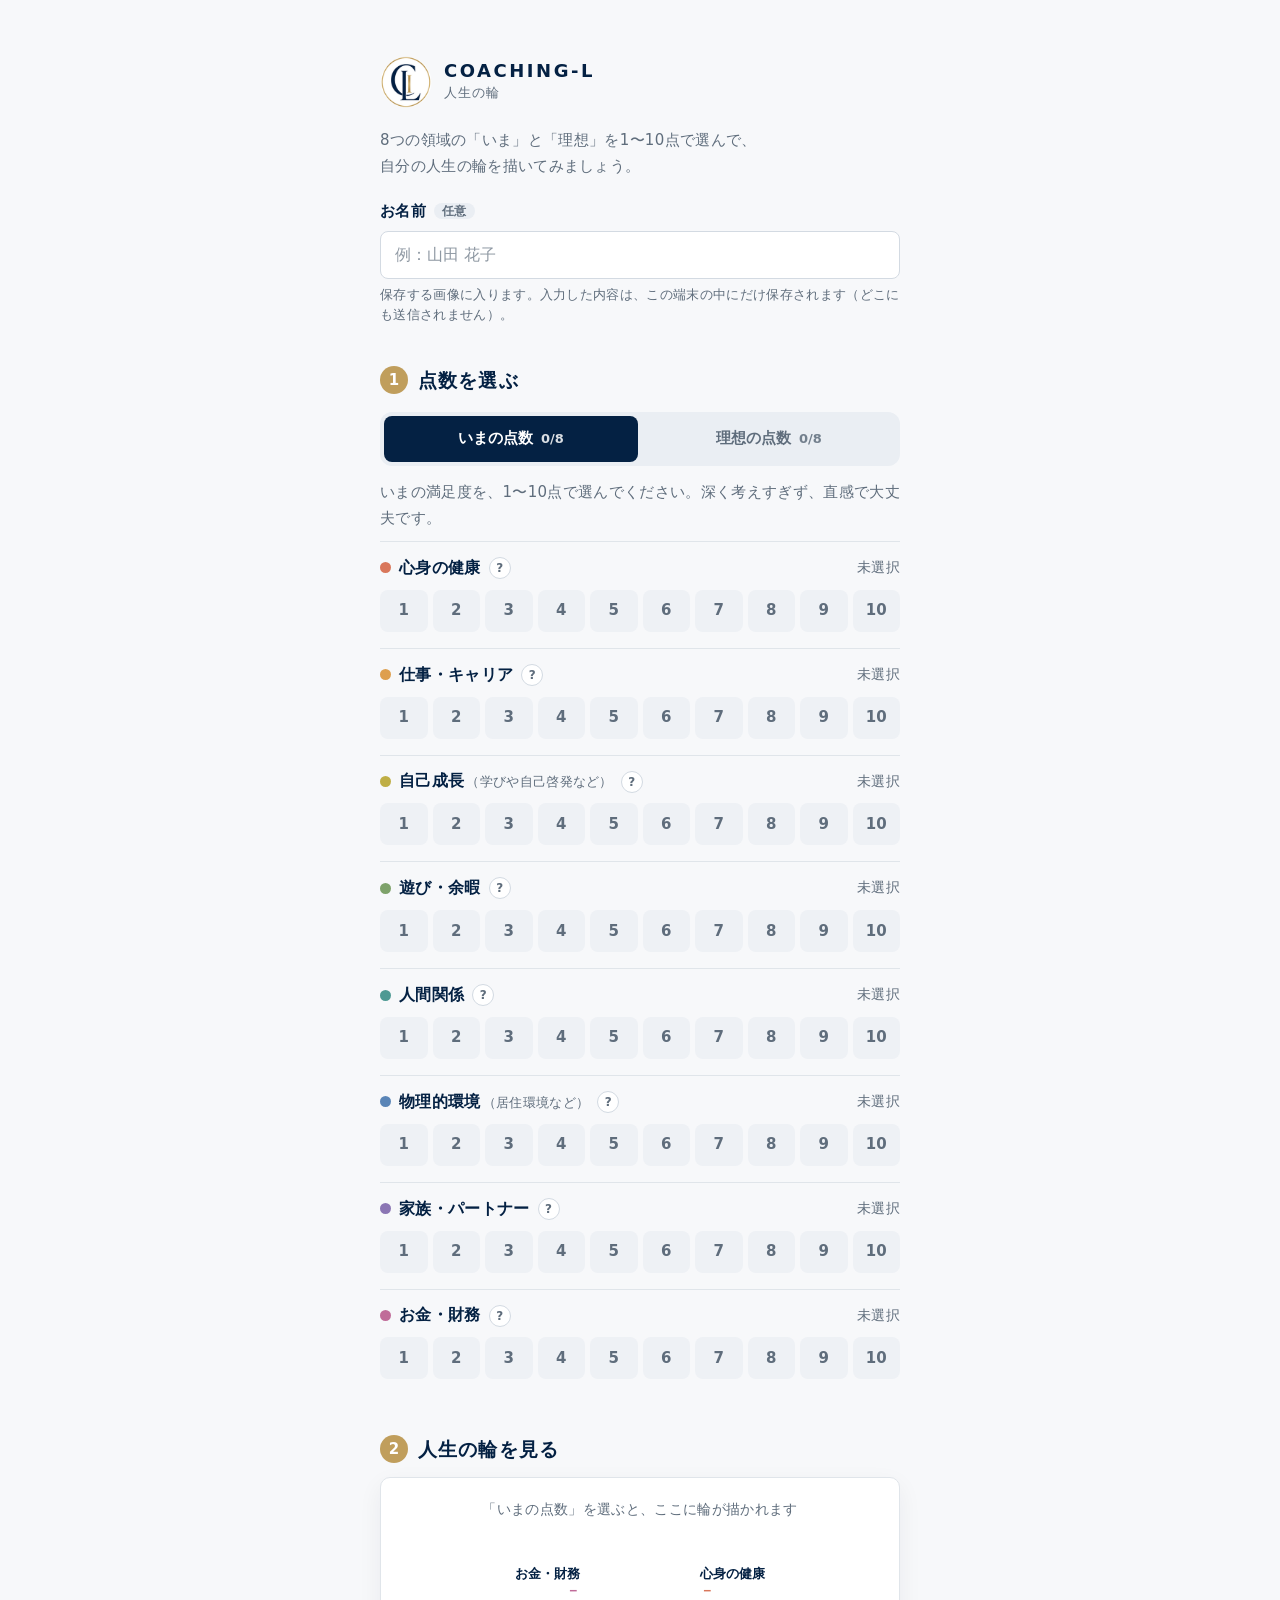
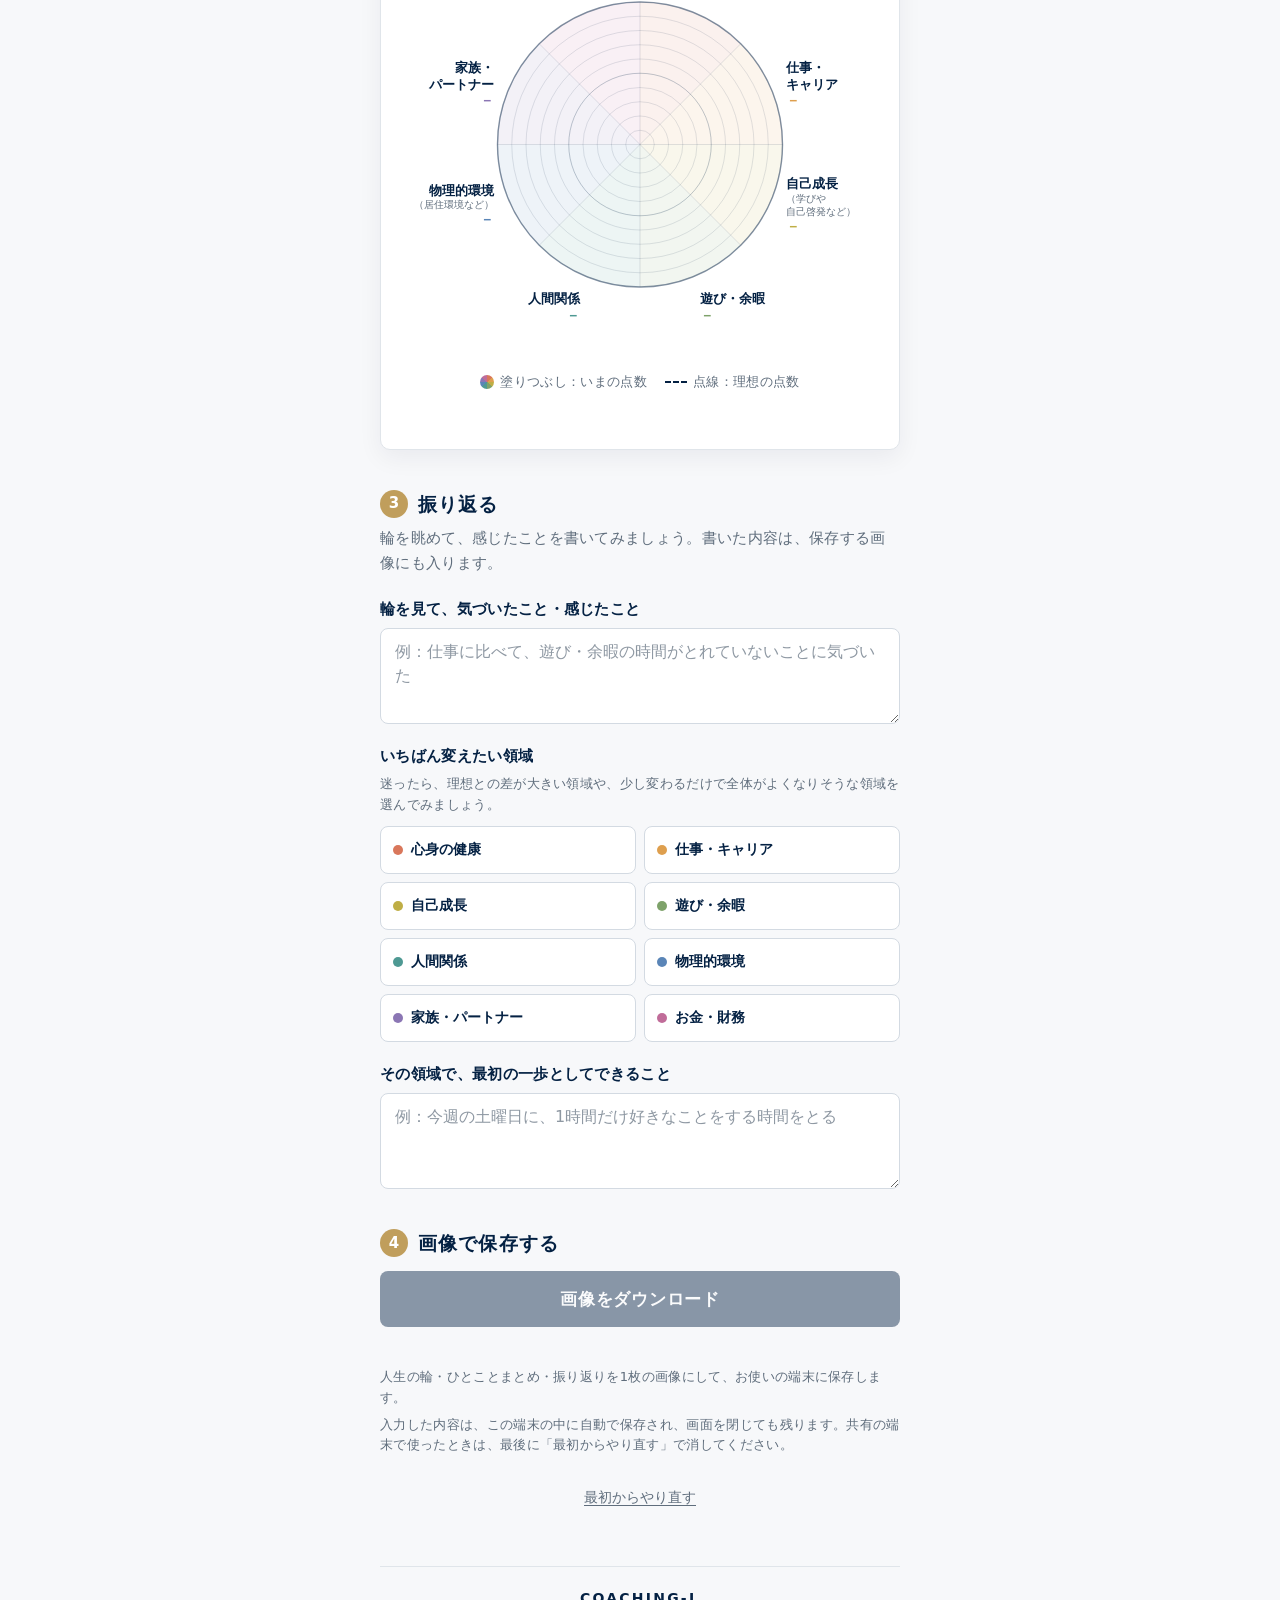
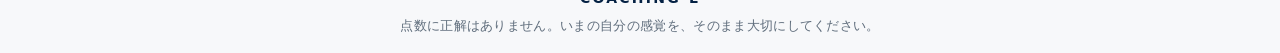
<file: index.html>
<!DOCTYPE html>
<html lang="ja">
<head>
  <meta charset="utf-8">
  <meta name="viewport" content="width=device-width, initial-scale=1, viewport-fit=cover">
  <meta name="description" content="8つの領域の「いま」と「理想」の点数から、自分の人生の輪を描いて、画像で保存できるワークシートです。">
  <meta name="format-detection" content="telephone=no">
  <meta name="referrer" content="no-referrer">
  <meta name="color-scheme" content="light dark">
  <meta name="theme-color" content="#f7f8fa" media="(prefers-color-scheme: light)">
  <meta name="theme-color" content="#02172f" media="(prefers-color-scheme: dark)">
  <title>人生の輪 | COACHING-L</title>
  <link rel="icon" href="icons/favicon-32.png" sizes="32x32" type="image/png">
  <link rel="icon" href="icons/icon-192.png" sizes="192x192" type="image/png">
  <link rel="apple-touch-icon" href="icons/apple-touch-icon.png">
  <meta name="apple-mobile-web-app-title" content="人生の輪">
  <!-- ?v= は style.css・app.js を変えるたびに1つ上げる（ブラウザに古いファイルが残って、表示が崩れるのを防ぐ） -->
  <link rel="stylesheet" href="style.css?v=1">
</head>
<body>
  <div class="app">
    <!-- ロゴ＋COACHING-L（問いカード・ポモドーロタイマーと同じ組み方） -->
    <header class="brand-header">
      <img class="brand-logo" src="icons/logo-144.png" width="52" height="52" alt="">
      <div>
        <p class="brand-name">COACHING-L</p>
        <h1 class="app-title">人生の輪</h1>
      </div>
    </header>
    <p class="intro"><span class="phrase">8つの領域の「いま」と「理想」を</span><span class="phrase">1〜10点で選んで、</span><span class="phrase">自分の人生の輪を描いてみましょう。</span></p>

    <main>
      <label class="field name-field">
        <span class="field-label">お名前<span class="optional">任意</span></span>
        <input type="text" class="text-input" id="name-input" placeholder="例：山田 花子" autocomplete="name" maxlength="30">
        <span class="field-hint">保存する画像に入ります。入力した内容は、この端末の中にだけ保存されます（どこにも送信されません）。</span>
      </label>

      <!-- STEP 1：点数を選ぶ -->
      <section class="step" id="rate" aria-labelledby="rate-heading">
        <h2 class="step-title" id="rate-heading"><span class="step-num" aria-hidden="true">1</span>点数を選ぶ</h2>
        <div class="mode-bar">
          <div class="mode-switch" role="group" aria-label="選ぶ点数の種類">
            <button type="button" class="mode-button" data-mode="now" aria-pressed="true">
              <span class="mode-name">いまの点数</span><span class="mode-count" id="count-now"></span>
            </button>
            <button type="button" class="mode-button" data-mode="ideal" aria-pressed="false">
              <span class="mode-name">理想の点数</span><span class="mode-count" id="count-ideal"></span>
            </button>
          </div>
        </div>
        <p class="mode-lead" id="mode-lead"></p>
        <div class="items" id="items">
          <!-- app.js が8つの領域を作ります -->
        </div>
        <div class="next-step" id="next-step" hidden>
          <p class="next-step-text" id="next-step-text"></p>
          <button type="button" class="sub-button" id="next-step-button"></button>
        </div>
      </section>

      <!-- STEP 2：輪を見る -->
      <section class="step" id="result" aria-labelledby="result-heading">
        <h2 class="step-title" id="result-heading"><span class="step-num" aria-hidden="true">2</span>人生の輪を見る</h2>
        <div class="panel result-panel">
          <p class="progress" id="progress"></p>
          <div class="chart" id="chart"></div>
          <ul class="legend">
            <li><span class="legend-now" aria-hidden="true"></span>塗りつぶし：いまの点数</li>
            <li><span class="legend-ideal" aria-hidden="true"></span>点線：理想の点数</li>
          </ul>
          <p class="avg" id="avg"></p>
        </div>
        <div class="panel summary" id="summary" hidden>
          <h3 class="summary-title">ひとことまとめ</h3>
          <dl class="summary-list" id="summary-list"></dl>
        </div>
      </section>

      <!-- STEP 3：振り返る -->
      <section class="step" id="reflect" aria-labelledby="reflect-heading">
        <h2 class="step-title" id="reflect-heading"><span class="step-num" aria-hidden="true">3</span>振り返る</h2>
        <p class="step-lead">輪を眺めて、感じたことを書いてみましょう。書いた内容は、保存する画像にも入ります。</p>

        <label class="field">
          <span class="field-label">輪を見て、気づいたこと・感じたこと</span>
          <textarea class="text-input text-area" id="note-insight" rows="3" maxlength="200" placeholder="例：仕事に比べて、遊び・余暇の時間がとれていないことに気づいた"></textarea>
        </label>

        <div class="field" role="group" aria-labelledby="focus-label" aria-describedby="focus-hint">
          <p class="field-label" id="focus-label">いちばん変えたい領域</p>
          <p class="field-hint field-hint-top" id="focus-hint">迷ったら、理想との差が大きい領域や、少し変わるだけで全体がよくなりそうな領域を選んでみましょう。</p>
          <div class="focus-list" id="focus-list">
            <!-- app.js がボタンを作ります -->
          </div>
          <div class="cards-link" id="cards-link" hidden>
            <a class="sub-button cards-link-button" id="cards-link-button" href="#" target="_blank" rel="noopener"></a>
            <p class="field-hint">その領域について考えを深める問いが出てきます（別のタブで開きます）。</p>
          </div>
        </div>

        <label class="field">
          <span class="field-label">その領域で、最初の一歩としてできること</span>
          <textarea class="text-input text-area" id="note-step" rows="3" maxlength="200" placeholder="例：今週の土曜日に、1時間だけ好きなことをする時間をとる"></textarea>
        </label>
      </section>

      <!-- STEP 4：保存する -->
      <section class="step" id="save" aria-labelledby="save-heading">
        <h2 class="step-title" id="save-heading"><span class="step-num" aria-hidden="true">4</span>画像で保存する</h2>
        <button type="button" class="primary-button is-locked" id="download-button">画像をダウンロード</button>
        <p class="msg" id="msg" role="status" aria-live="polite"></p>
        <p class="save-note">人生の輪・ひとことまとめ・振り返りを1枚の画像にして、お使いの端末に保存します。</p>
        <p class="save-note">入力した内容は、この端末の中に自動で保存され、画面を閉じても残ります。共有の端末で使ったときは、最後に「最初からやり直す」で消してください。</p>
        <button type="button" class="reset-button" id="reset-button">最初からやり直す</button>
      </section>
    </main>

    <footer class="app-footer">
      <p class="footer-brand">COACHING-L</p>
      <p class="footer-note"><span class="phrase">点数に正解はありません。</span><span class="phrase">いまの自分の感覚を、</span><span class="phrase">そのまま大切にしてください。</span></p>
    </footer>
  </div>

  <!-- アプリ内ブラウザ（LINE など）でダウンロードできないときに、画像を長押しで保存してもらうための画面 -->
  <dialog class="preview" id="preview" aria-labelledby="preview-text">
    <p class="preview-text" id="preview-text">画像を長押しして、「写真に保存」や「画像をダウンロード」を選んでください。</p>
    <img class="preview-image" id="preview-image" alt="人生の輪の画像">
    <button type="button" class="sub-button" id="preview-close">閉じる</button>
  </dialog>

  <script src="app.js?v=2"></script>
</body>
</html>
</file>
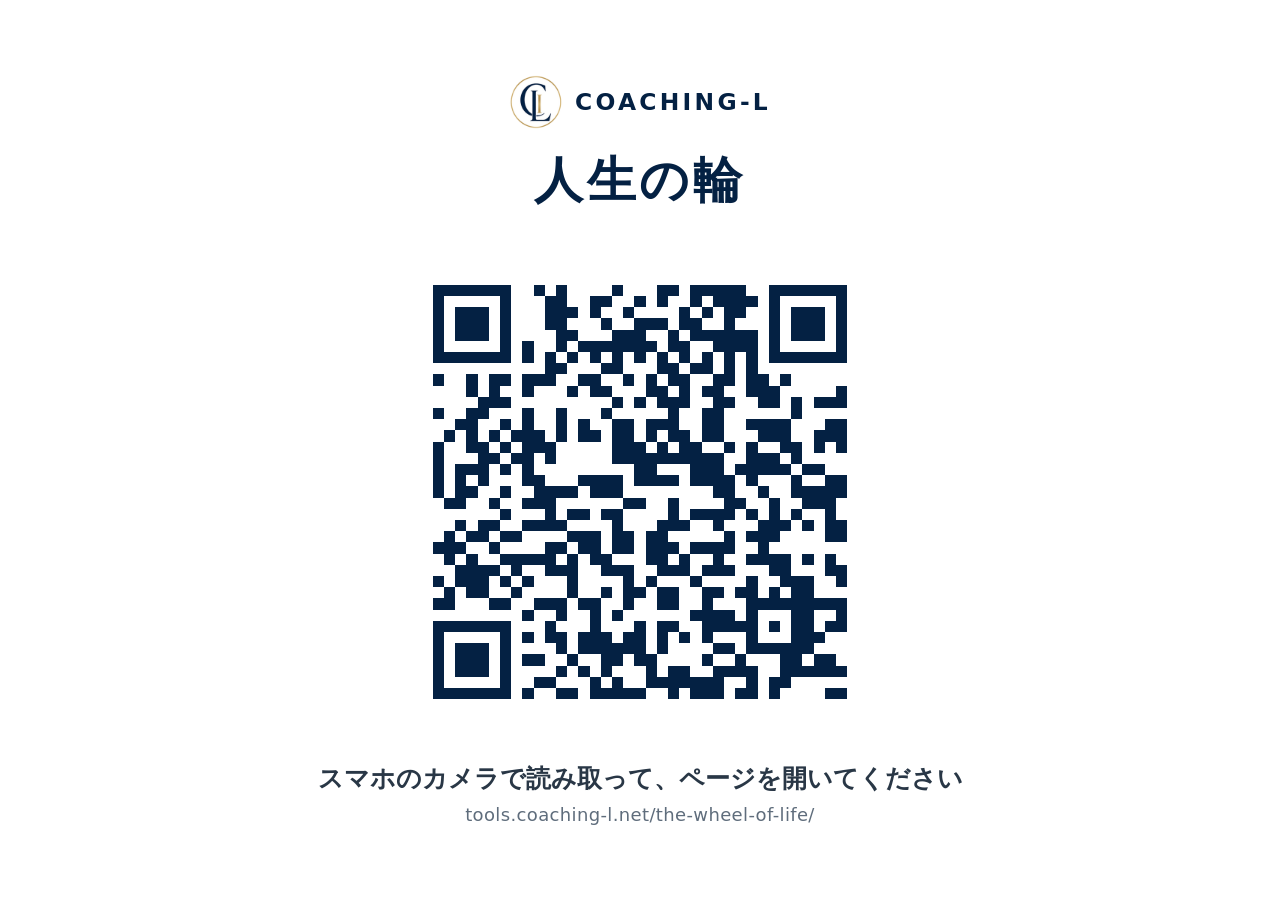
<file: qr.html>
<!DOCTYPE html>
<html lang="ja">
<head>
  <meta charset="utf-8">
  <meta name="viewport" content="width=device-width, initial-scale=1">
  <meta name="robots" content="noindex">
  <title>人生の輪 QRコード | COACHING-L</title>
  <link rel="icon" href="icons/favicon-32.png" sizes="32x32" type="image/png">
  <!-- 研修でプロジェクターに映す、参加者用の QR コードの画面。いつも明るい配色で表示します -->
  <style>
    * { box-sizing: border-box; }
    html, body { height: 100%; }
    body {
      margin: 0;
      display: flex;
      align-items: center;
      justify-content: center;
      background: #ffffff;
      color: #293746;
      font-family: -apple-system, BlinkMacSystemFont, "Helvetica Neue", "Noto Sans JP", "Hiragino Sans",
        "Hiragino Kaku Gothic ProN", "Yu Gothic UI", "Yu Gothic", "Meiryo", system-ui, sans-serif;
      text-align: center;
    }
    main { padding: 4vh 24px; }
    .brand { display: inline-flex; align-items: center; gap: 12px; }
    .brand img { width: 6vh; height: 6vh; min-width: 40px; min-height: 40px; }
    .brand p { margin: 0; color: #042143; font-size: max(18px, 2.6vh); font-weight: 700; letter-spacing: 0.14em; }
    h1 { margin: 1.6vh 0 0; color: #042143; font-size: max(28px, 5.4vh); letter-spacing: 0.08em; }
    .qr { display: block; width: min(56vh, 80vw); height: auto; margin: 3vh auto 2vh; image-rendering: pixelated; }
    .lead { margin: 0; font-size: max(16px, 2.8vh); font-weight: 700; }
    .url { margin: 1vh 0 0; color: #5f6d7c; font-size: max(14px, 2vh); letter-spacing: 0.02em; }
  </style>
</head>
<body>
  <main>
    <div class="brand">
      <img src="icons/logo-144.png" alt="">
      <p>COACHING-L</p>
    </div>
    <h1>人生の輪</h1>
    <img class="qr" src="qr.png" width="900" height="900" alt="人生の輪のページを開く QR コード">
    <p class="lead">スマホのカメラで読み取って、ページを開いてください</p>
    <p class="url">tools.coaching-l.net/the-wheel-of-life/</p>
  </main>
</body>
</html>
</file>
<file: style.css>
/* COACHING-L 人生の輪
   スマホ優先。外部フォントは使わず、端末のフォントで表示します。 */

/* 色は COACHING-L の問いカード・ポモドーロタイマー（＝ホームページ coaching-l.net のブランドカラー）に合わせています。
   紺 #042143 / 濃い紺 #02172f / 金 #c09e5c / 濃い金 #98783d / 背景 #f7f8fa / 文字 #293746
   8つの領域の色（app.js の color）は、ブログの「人生の輪」ツール・問いカードとそろえています。 */
:root {
  --bg: #f7f8fa;
  --surface: #ffffff;
  --text: #293746;
  --text-muted: #5f6d7c;
  --heading: #042143;
  --accent: #042143; /* 主なボタン・選んだ項目 */
  --accent-strong: #02172f;
  --accent-soft: #eaeef3;
  --accent-contrast: #ffffff;
  --gold: #c09e5c;
  --gold-text: #8a6c34; /* 金色の文字（背景との差を確保した濃い金） */
  --border: #d3dae2; /* ボタン・入力欄の枠 */
  --line: #e0e5ea; /* 区切り線・パネルの枠 */
  --focus-ring: #98783d;
  --warn: #9c4a2a; /* 未選択のお知らせ */
  --warn-soft: rgba(217, 119, 91, 0.12);

  /* 点数ボタン */
  --scale-bg: #eef1f5;
  --scale-text: #5f6d7c;
  --scale-on-text: #0b1f33; /* 選んだ点数の数字（どの領域の色の上でも読みやすい濃い紺） */

  /* 輪のグラフ */
  --grid: rgba(4, 33, 67, 0.12);
  --grid-strong: rgba(4, 33, 67, 0.26);
  --rim: rgba(4, 33, 67, 0.45);
  --wedge-bg-opacity: 0.1;
  --ideal: #042143;

  --radius: 10px; /* パネル（ホームページと同じ） */
  --radius-small: 8px; /* ボタン（ホームページと同じ） */
  --radius-pill: 999px;
  --shadow: 0 8px 24px rgba(2, 23, 47, 0.06);
  --font: -apple-system, BlinkMacSystemFont, "Helvetica Neue", "Noto Sans JP", "Hiragino Sans",
    "Hiragino Kaku Gothic ProN", "Yu Gothic UI", "Yu Gothic", "Meiryo", system-ui, sans-serif;

  color-scheme: light dark;
}

/* ダークモード（端末の設定に合わせて自動で切り替え）。紺を背景にして、金を差し色にする */
@media (prefers-color-scheme: dark) {
  :root {
    --bg: #02172f;
    --surface: #0a2945;
    --text: #e9edf1;
    --text-muted: #a8b4c2;
    --heading: #f3f5f8;
    --accent: #c09e5c;
    --accent-strong: #d1b47a;
    --accent-soft: #0f3152;
    --accent-contrast: #02172f;
    --gold: #c09e5c;
    --gold-text: #d1b47a;
    --border: #24476b;
    --line: #1a3a5c;
    --focus-ring: #c09e5c;
    --warn: #f0a88f;
    --warn-soft: rgba(217, 119, 91, 0.16);

    --scale-bg: #0f3152;
    --scale-text: #a8b4c2;

    --grid: rgba(255, 255, 255, 0.12);
    --grid-strong: rgba(255, 255, 255, 0.26);
    --rim: rgba(255, 255, 255, 0.45);
    --wedge-bg-opacity: 0.16;
    --ideal: #f3f5f8;

    --shadow: none;
  }
}

/* ---------- 基本 ---------- */

*,
*::before,
*::after {
  box-sizing: border-box;
}

[hidden] {
  display: none !important;
}

html {
  -webkit-text-size-adjust: 100%;
  text-size-adjust: 100%;
}

body {
  margin: 0;
  min-height: 100vh;
  min-height: 100dvh;
  background: var(--bg);
  color: var(--text);
  font-family: var(--font);
  font-size: 16px;
  line-height: 1.7;
  letter-spacing: 0.02em;
  -webkit-font-smoothing: antialiased;
  -webkit-tap-highlight-color: transparent;
}

p,
h1,
h2,
h3,
dl,
dd,
ul {
  margin: 0;
}

ul {
  padding: 0;
  list-style: none;
}

button {
  font: inherit;
  color: inherit;
  touch-action: manipulation;
}

:focus-visible {
  outline: 3px solid var(--focus-ring);
  outline-offset: 2px;
}

/* 日本語の文節で改行させるためのまとまり */
.phrase {
  display: inline-block;
}

/* ---------- レイアウト ---------- */

.app {
  display: flex;
  flex-direction: column;
  width: 100%;
  max-width: 560px;
  min-height: 100vh;
  min-height: 100dvh;
  margin: 0 auto;
  padding: max(28px, env(safe-area-inset-top)) max(20px, env(safe-area-inset-right))
    max(16px, env(safe-area-inset-bottom)) max(20px, env(safe-area-inset-left));
}

main {
  flex: 1;
}

/* ---------- ヘッダー：ロゴ＋COACHING-L ---------- */

.brand-header {
  display: flex;
  align-items: center;
  gap: 12px;
}

.brand-logo {
  flex: none;
  width: 52px;
  height: 52px;
}

.brand-name {
  color: var(--heading);
  font-size: 1.125rem;
  font-weight: 700;
  line-height: 1.25;
  letter-spacing: 0.14em;
}

.app-title {
  font-size: 0.8125rem;
  font-weight: 500;
  color: var(--text-muted);
  letter-spacing: 0.08em;
}

.intro {
  margin-top: 20px;
  color: var(--text-muted);
  font-size: 0.9375rem;
}

/* ---------- 入力欄 ---------- */

.field {
  display: block;
  margin-top: 20px;
}

.field-label {
  display: block;
  margin-bottom: 6px;
  color: var(--heading);
  font-size: 0.9375rem;
  font-weight: 700;
}

.optional {
  margin-left: 8px;
  padding: 1px 8px;
  border-radius: var(--radius-pill);
  background: var(--accent-soft);
  color: var(--text-muted);
  font-size: 0.75rem;
  font-weight: 600;
  vertical-align: 1px;
}

.field-hint {
  display: block;
  margin-top: 6px;
  color: var(--text-muted);
  font-size: 0.8125rem;
  line-height: 1.6;
}

.field-hint-top {
  margin: -2px 0 10px;
}

.text-input {
  display: block;
  width: 100%;
  padding: 11px 14px;
  border: 1.5px solid var(--border);
  border-radius: var(--radius-small);
  background: var(--surface);
  color: var(--text);
  font: inherit;
  font-size: 16px; /* 16px 未満だと、iPhone で入力時に画面が拡大されてしまう */
  line-height: 1.5;
}

.text-input::placeholder {
  color: var(--text-muted);
  opacity: 0.7;
}

/* 入力欄はタップでも常に枠が出るので、太い線ではなく、やわらかい縁取りにする */
.text-input:focus {
  border-color: var(--heading);
  box-shadow: 0 0 0 3px rgba(192, 158, 92, 0.35);
  outline: none;
}

.text-area {
  min-height: 88px;
  resize: vertical;
}

/* ---------- ステップ ---------- */

.step {
  margin-top: 40px;
}

.step-title {
  display: flex;
  align-items: center;
  gap: 10px;
  color: var(--heading);
  font-size: 1.1875rem;
  font-weight: 700;
  letter-spacing: 0.06em;
  line-height: 1.4;
}

.step-num {
  display: inline-flex;
  align-items: center;
  justify-content: center;
  flex: none;
  width: 28px;
  height: 28px;
  border-radius: 50%;
  background: var(--gold);
  color: #ffffff;
  font-size: 0.9375rem;
  font-weight: 700;
  letter-spacing: 0;
}

.step-lead {
  margin-top: 8px;
  color: var(--text-muted);
  font-size: 0.9375rem;
}

.panel {
  margin-top: 14px;
  padding: 20px 16px;
  border: 1px solid var(--line);
  border-radius: var(--radius);
  background: var(--surface);
  box-shadow: var(--shadow);
}

/* ---------- いま／理想の切り替え（スクロールしても上に残す） ---------- */

.mode-bar {
  position: sticky;
  top: 0;
  z-index: 5;
  margin: 10px -4px 0;
  padding: max(8px, env(safe-area-inset-top)) 4px 8px;
  background: var(--bg);
}

.mode-switch {
  display: grid;
  grid-template-columns: 1fr 1fr;
  gap: 4px;
  padding: 4px;
  border-radius: calc(var(--radius-small) + 4px);
  background: var(--accent-soft);
}

.mode-button {
  display: flex;
  align-items: center;
  justify-content: center;
  flex-wrap: wrap;
  gap: 0 8px;
  min-height: 46px;
  padding: 4px 8px;
  border: 0;
  border-radius: var(--radius-small);
  background: transparent;
  color: var(--text-muted);
  font-size: 0.9375rem;
  font-weight: 700;
  line-height: 1.3;
  cursor: pointer;
  transition: background-color 0.15s ease, color 0.15s ease;
}

.mode-button[aria-pressed="true"] {
  background: var(--accent);
  color: var(--accent-contrast);
}

.mode-count {
  font-size: 0.8125rem;
  font-weight: 600;
  font-variant-numeric: tabular-nums;
  opacity: 0.85;
}

.mode-lead {
  margin-top: 6px;
  color: var(--text-muted);
  font-size: 0.9375rem;
}

/* ---------- 8つの領域 ---------- */

.items {
  margin-top: 10px;
}

.item {
  --c: var(--gold);
  --c-soft: rgba(192, 158, 92, 0.22);
  padding: 14px 0 16px;
  border-top: 1px solid var(--line);
  transition: background-color 0.3s ease;
}

.item.is-missing {
  margin: 0 -10px;
  padding-left: 10px;
  padding-right: 10px;
  border-top-color: transparent;
  border-radius: var(--radius-small);
  background: var(--warn-soft);
}

.item-head {
  display: flex;
  align-items: center;
  gap: 8px;
}

.item-dot {
  flex: none;
  width: 11px;
  height: 11px;
  border-radius: 50%;
  background: var(--c);
}

.item-name {
  color: var(--heading);
  font-size: 1rem;
  font-weight: 700;
  line-height: 1.4;
}

.item-note {
  display: inline-block;
  margin-left: 2px;
  color: var(--text-muted);
  font-size: 0.8125rem;
  font-weight: 400;
  white-space: nowrap;
}

/* 領域の説明を開く「？」ボタン。見た目は小さく、押せる範囲は広くとる */
.info-button {
  position: relative;
  display: inline-flex;
  align-items: center;
  justify-content: center;
  flex: none;
  width: 22px;
  height: 22px;
  padding: 0;
  border: 1.5px solid var(--border);
  border-radius: 50%;
  background: var(--surface);
  color: var(--text-muted);
  font-size: 0.75rem;
  font-weight: 700;
  line-height: 1;
  cursor: pointer;
}

.info-button::before {
  content: "";
  position: absolute;
  inset: -11px;
}

.info-button[aria-expanded="true"] {
  border-color: var(--heading);
  background: var(--heading);
  color: var(--bg);
}

.item-score {
  margin-left: auto;
  padding-left: 8px;
  color: var(--text-muted);
  font-size: 0.875rem;
  font-variant-numeric: tabular-nums;
  white-space: nowrap;
}

.item-score.is-set {
  color: var(--heading);
  font-weight: 700;
}

.item-desc {
  margin-top: 8px;
  padding: 10px 12px;
  border-left: 3px solid var(--c);
  border-radius: 0 var(--radius-small) var(--radius-small) 0;
  background: var(--accent-soft);
  color: var(--text);
  font-size: 0.875rem;
  line-height: 1.7;
}

.scale {
  display: grid;
  grid-template-columns: repeat(10, minmax(0, 1fr));
  gap: 5px;
  margin-top: 10px;
}

/* もう一方の点数（「いま」または「理想」）の印を数字の下に出すぶん、余白をとる */
.scale.has-mark {
  padding-bottom: 16px;
}

.scale-button {
  position: relative;
  display: flex;
  align-items: center;
  justify-content: center;
  height: 42px;
  padding: 0;
  border: 0;
  border-radius: var(--radius-small);
  background: var(--scale-bg);
  color: var(--scale-text);
  font-size: 0.9375rem;
  font-weight: 700;
  font-variant-numeric: tabular-nums;
  letter-spacing: 0;
  cursor: pointer;
  transition: background-color 0.15s ease, color 0.15s ease, transform 0.1s ease;
}

.scale-button.is-fill {
  background: var(--c-soft);
  color: var(--text);
}

.scale-button.is-on {
  background: var(--c);
  color: var(--scale-on-text);
  font-weight: 800;
}

.scale-button:active {
  transform: scale(0.92);
}

@media (hover: hover) {
  .scale-button:not(.is-on):not(.is-fill):hover {
    background: var(--line);
    color: var(--text);
  }
}

/* 「理想」を選んでいるときの「いま」の印（逆も同じ） */
.scale-button[data-mark]::after {
  content: attr(data-mark);
  position: absolute;
  top: 100%;
  left: 50%;
  margin-top: 1px;
  transform: translateX(-50%);
  color: var(--text-muted);
  font-size: 0.625rem;
  font-weight: 700;
  line-height: 1.4;
  white-space: nowrap;
}

/* 次にすること（理想の点数へ進む など） */
.next-step {
  margin-top: 6px;
  padding: 16px;
  border-radius: var(--radius-small);
  background: var(--accent-soft);
  text-align: center;
}

.next-step-text {
  font-size: 0.9375rem;
}

.next-step .sub-button {
  margin-top: 10px;
}

/* ---------- ボタン ---------- */

.primary-button {
  display: flex;
  align-items: center;
  justify-content: center;
  width: 100%;
  min-height: 56px;
  margin-top: 14px;
  padding: 0 24px;
  border: 1.5px solid transparent;
  border-radius: var(--radius-small);
  background: var(--accent);
  color: var(--accent-contrast);
  font-size: 1.0625rem;
  font-weight: 700;
  letter-spacing: 0.04em;
  line-height: 1.3;
  cursor: pointer;
  transition: background-color 0.15s ease, opacity 0.2s ease, transform 0.08s ease;
}

.primary-button:hover {
  background: var(--accent-strong);
}

.primary-button:active {
  transform: scale(0.98);
}

.primary-button.is-locked {
  opacity: 0.45;
}

.sub-button {
  display: inline-flex;
  align-items: center;
  justify-content: center;
  min-height: 48px;
  padding: 8px 20px;
  border: 1.5px solid var(--heading);
  border-radius: var(--radius-small);
  background: var(--surface);
  color: var(--heading);
  font-size: 0.9375rem;
  font-weight: 700;
  line-height: 1.4;
  text-align: center;
  text-decoration: none;
  cursor: pointer;
  transition: background-color 0.15s ease;
}

.sub-button:hover {
  background: var(--accent-soft);
}

.reset-button {
  display: block;
  margin: 22px auto 0;
  padding: 8px 12px;
  border: 0;
  background: none;
  color: var(--text-muted);
  font-size: 0.875rem;
  text-decoration: underline;
  text-underline-offset: 3px;
  cursor: pointer;
}

/* ---------- 輪のグラフ ---------- */

.result-panel {
  padding: 16px 6px 18px;
}

.progress {
  min-height: 1.6em;
  color: var(--text-muted);
  font-size: 0.875rem;
  text-align: center;
}

.chart svg {
  display: block;
  width: 100%;
  height: auto;
  max-width: 500px;
  margin: 4px auto 0;
  overflow: visible;
}

.chart text {
  font-family: var(--font);
  letter-spacing: 0;
}

.wedge-bg {
  fill-opacity: var(--wedge-bg-opacity);
}

.wedge {
  opacity: 0.88;
  transition: transform 0.45s cubic-bezier(0.2, 0.8, 0.2, 1);
}

.grid {
  fill: none;
  stroke: var(--grid);
  stroke-width: 1;
}

.grid-mid {
  stroke: var(--grid-strong);
}

.rim {
  fill: none;
  stroke: var(--rim);
  stroke-width: 1.5;
}

.ideal-line {
  fill: none;
  stroke: var(--ideal);
  stroke-width: 2.5;
  stroke-dasharray: 6 4;
  stroke-linejoin: round;
  stroke-linecap: round;
}

.lbl {
  fill: var(--heading);
  font-weight: 600;
  dominant-baseline: central;
}

.lbl-note {
  fill: var(--text-muted);
  font-weight: 400;
}

.lbl-score {
  font-weight: 800;
}

.legend {
  display: flex;
  flex-wrap: wrap;
  justify-content: center;
  gap: 4px 18px;
  margin-top: 8px;
  color: var(--text-muted);
  font-size: 0.8125rem;
}

.legend li {
  display: inline-flex;
  align-items: center;
  gap: 6px;
}

.legend-now {
  width: 14px;
  height: 14px;
  border-radius: 50%;
  background: conic-gradient(#D9775B 0 12.5%, #DE9F4E 0 25%, #BFAE45 0 37.5%, #7EA26A 0 50%,
    #4E9993 0 62.5%, #5A85B7 0 75%, #8B76B4 0 87.5%, #C06C99 0);
}

.legend-ideal {
  width: 22px;
  border-top: 2.5px dashed var(--ideal);
}

.avg {
  min-height: 1.6em;
  margin-top: 8px;
  color: var(--heading);
  font-size: 1rem;
  font-weight: 700;
  text-align: center;
}

/* ---------- ひとことまとめ ---------- */

.summary-title {
  color: var(--gold-text);
  font-size: 0.875rem;
  font-weight: 700;
  letter-spacing: 0.1em;
}

.summary-list {
  margin-top: 8px;
}

.summary-row {
  padding: 10px 0;
  border-top: 1px solid var(--line);
}

.summary-row:first-child {
  border-top: 0;
  padding-top: 2px;
}

.summary-row dt {
  color: var(--text-muted);
  font-size: 0.8125rem;
}

.summary-row dd {
  color: var(--heading);
  font-size: 1rem;
  font-weight: 700;
  line-height: 1.6;
}

.summary-score {
  margin-left: 4px;
  color: var(--text-muted);
  font-size: 0.875rem;
  font-weight: 500;
}

/* ---------- いちばん変えたい領域 ---------- */

.focus-list {
  display: grid;
  grid-template-columns: repeat(2, minmax(0, 1fr));
  gap: 8px;
}

.focus-button {
  --c: var(--gold);
  display: flex;
  align-items: center;
  gap: 8px;
  min-height: 48px;
  padding: 6px 12px;
  border: 1.5px solid var(--border);
  border-radius: var(--radius-small);
  background: var(--surface);
  color: var(--heading);
  font-size: 0.875rem;
  font-weight: 700;
  line-height: 1.3;
  letter-spacing: 0;
  text-align: left;
  cursor: pointer;
  transition: background-color 0.15s ease, border-color 0.15s ease, color 0.15s ease;
}

.focus-button::before {
  content: "";
  flex: none;
  width: 10px;
  height: 10px;
  border-radius: 50%;
  background: var(--c);
}

.focus-button:hover {
  border-color: var(--heading);
}

.focus-button[aria-pressed="true"] {
  border-color: var(--accent);
  background: var(--accent);
  color: var(--accent-contrast);
}

/* 選んだボタンの上でも色の印が埋もれないよう、縁取りを付ける */
.focus-button[aria-pressed="true"]::before {
  box-shadow: 0 0 0 2px var(--accent-contrast);
}

.cards-link {
  margin-top: 12px;
}

.cards-link-button {
  width: 100%;
}

/* ---------- 保存 ---------- */

.msg {
  min-height: 1.6em;
  margin-top: 10px;
  color: var(--warn);
  font-size: 0.9375rem;
  font-weight: 600;
  text-align: center;
}

.msg.is-ok {
  color: var(--heading);
}

.save-note {
  margin-top: 6px;
  color: var(--text-muted);
  font-size: 0.8125rem;
  line-height: 1.6;
}

/* ---------- 画像の表示（長押しで保存） ---------- */

.preview {
  width: min(92vw, 520px);
  max-height: 92vh;
  max-height: 92dvh;
  padding: 16px;
  border: 1px solid var(--line);
  border-radius: var(--radius);
  background: var(--surface);
  color: var(--text);
  text-align: center;
  overflow: auto;
}

.preview::backdrop {
  background: rgba(2, 23, 47, 0.6);
}

.preview-text {
  font-size: 0.9375rem;
  font-weight: 600;
}

.preview-image {
  display: block;
  width: 100%;
  height: auto;
  margin: 12px 0;
  border: 1px solid var(--line);
  border-radius: var(--radius-small);
}

/* ---------- フッター ---------- */

.app-footer {
  margin-top: 48px;
  padding-top: 20px;
  border-top: 1px solid var(--line);
  text-align: center;
  color: var(--text-muted);
}

.footer-brand {
  color: var(--heading);
  font-size: 0.875rem;
  font-weight: 700;
  letter-spacing: 0.16em;
}

.footer-note {
  margin-top: 4px;
  font-size: 0.8125rem;
}

/* ---------- 狭い画面 ---------- */

@media (max-width: 380px) {
  .app {
    padding-left: max(14px, env(safe-area-inset-left));
    padding-right: max(14px, env(safe-area-inset-right));
  }

  .scale {
    gap: 3px;
  }

  .scale-button {
    height: 40px;
    font-size: 0.875rem;
    border-radius: 6px;
  }

  .result-panel {
    padding-left: 0;
    padding-right: 0;
  }
}

/* 拡大表示などで幅 300px 未満になったときは1列にする */
@media (max-width: 299px) {
  .focus-list {
    grid-template-columns: 1fr;
  }
}

/* ---------- 大きめの画面 ---------- */

@media (min-width: 600px) {
  .app {
    padding-top: 56px;
  }

  .panel {
    padding: 24px;
  }

  .result-panel {
    padding: 20px 12px 22px;
  }
}

/* Windows のハイコントラスト表示では色が置き換わるため、領域の色の印はそのまま残す */
@media (forced-colors: active) {
  .item-dot,
  .focus-button::before,
  .legend-now {
    forced-color-adjust: none;
  }

  .scale-button.is-on,
  .mode-button[aria-pressed="true"],
  .focus-button[aria-pressed="true"] {
    outline: 2px solid Highlight;
    outline-offset: -4px;
  }
}

/* ---------- 動きを減らす設定 ---------- */

@media (prefers-reduced-motion: reduce) {
  .wedge,
  .scale-button,
  .mode-button,
  .focus-button,
  .primary-button,
  .item {
    transition: none !important;
  }
}
</file>
